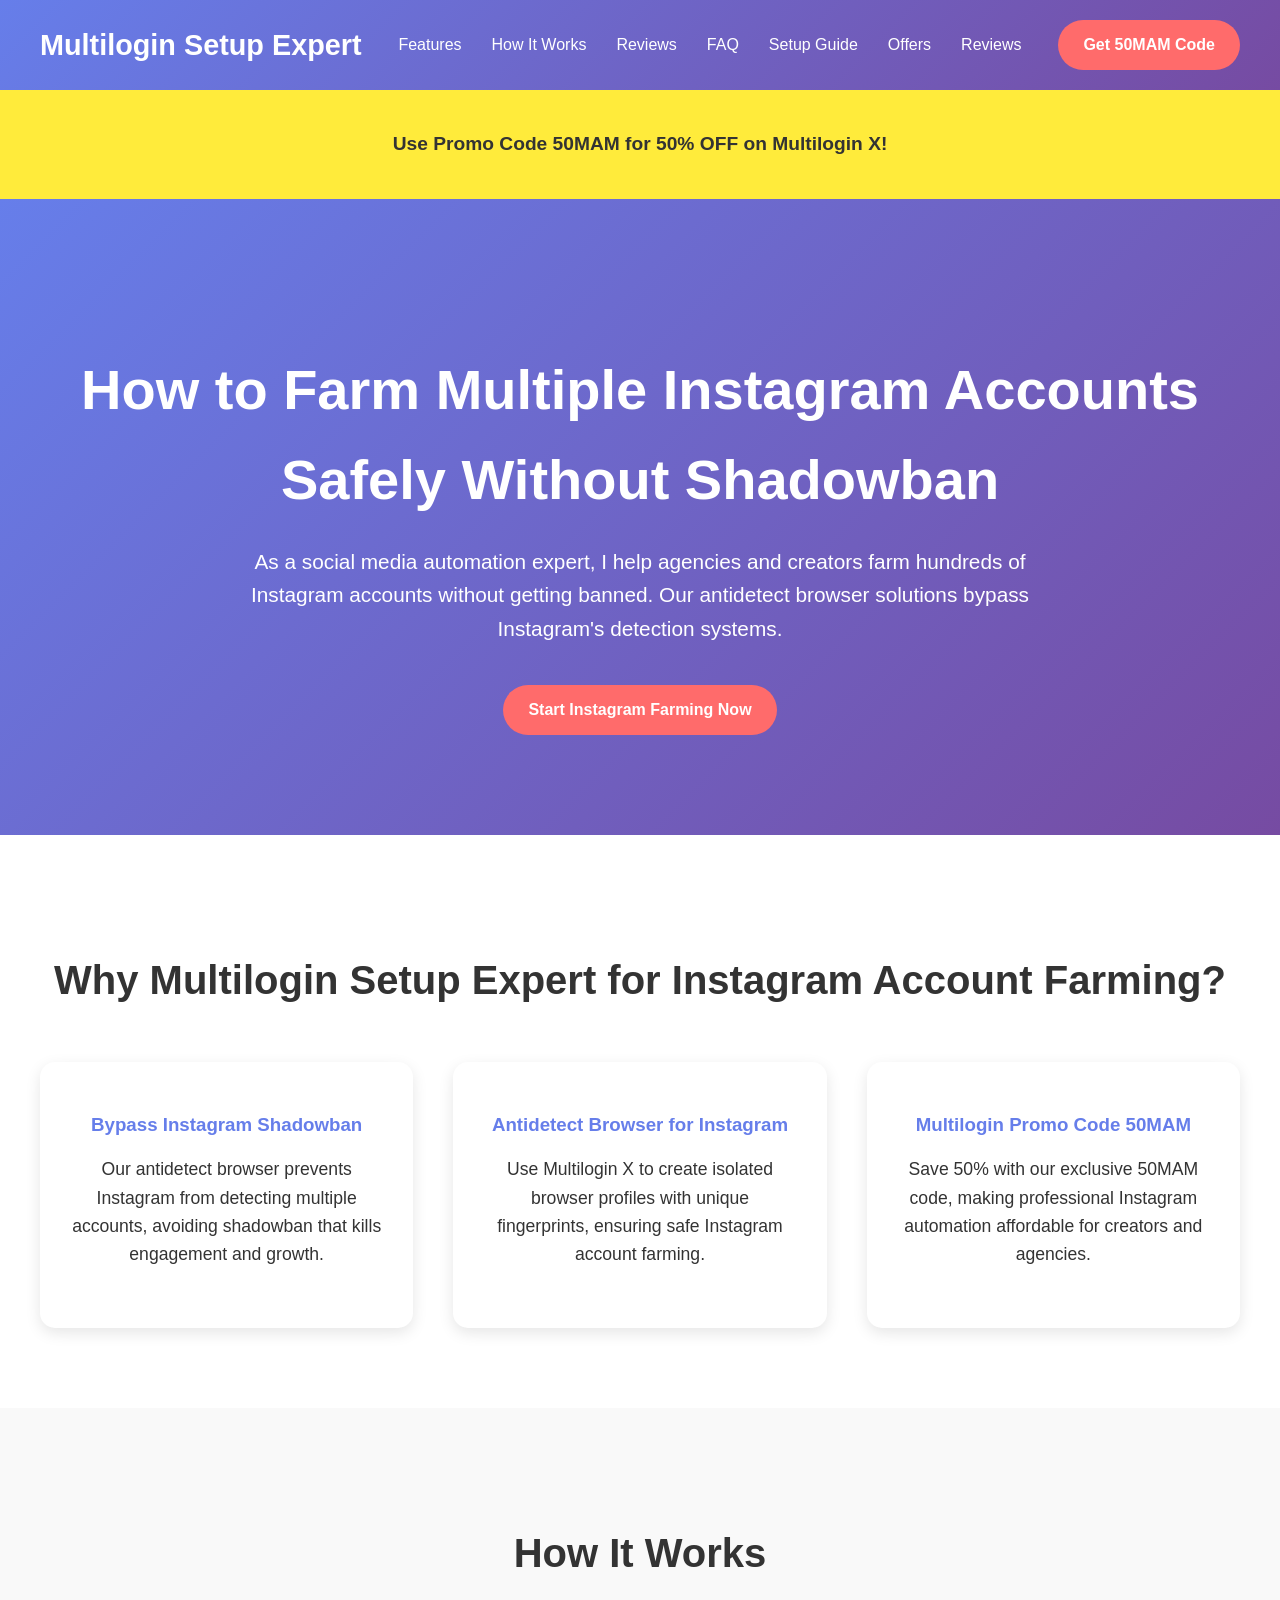
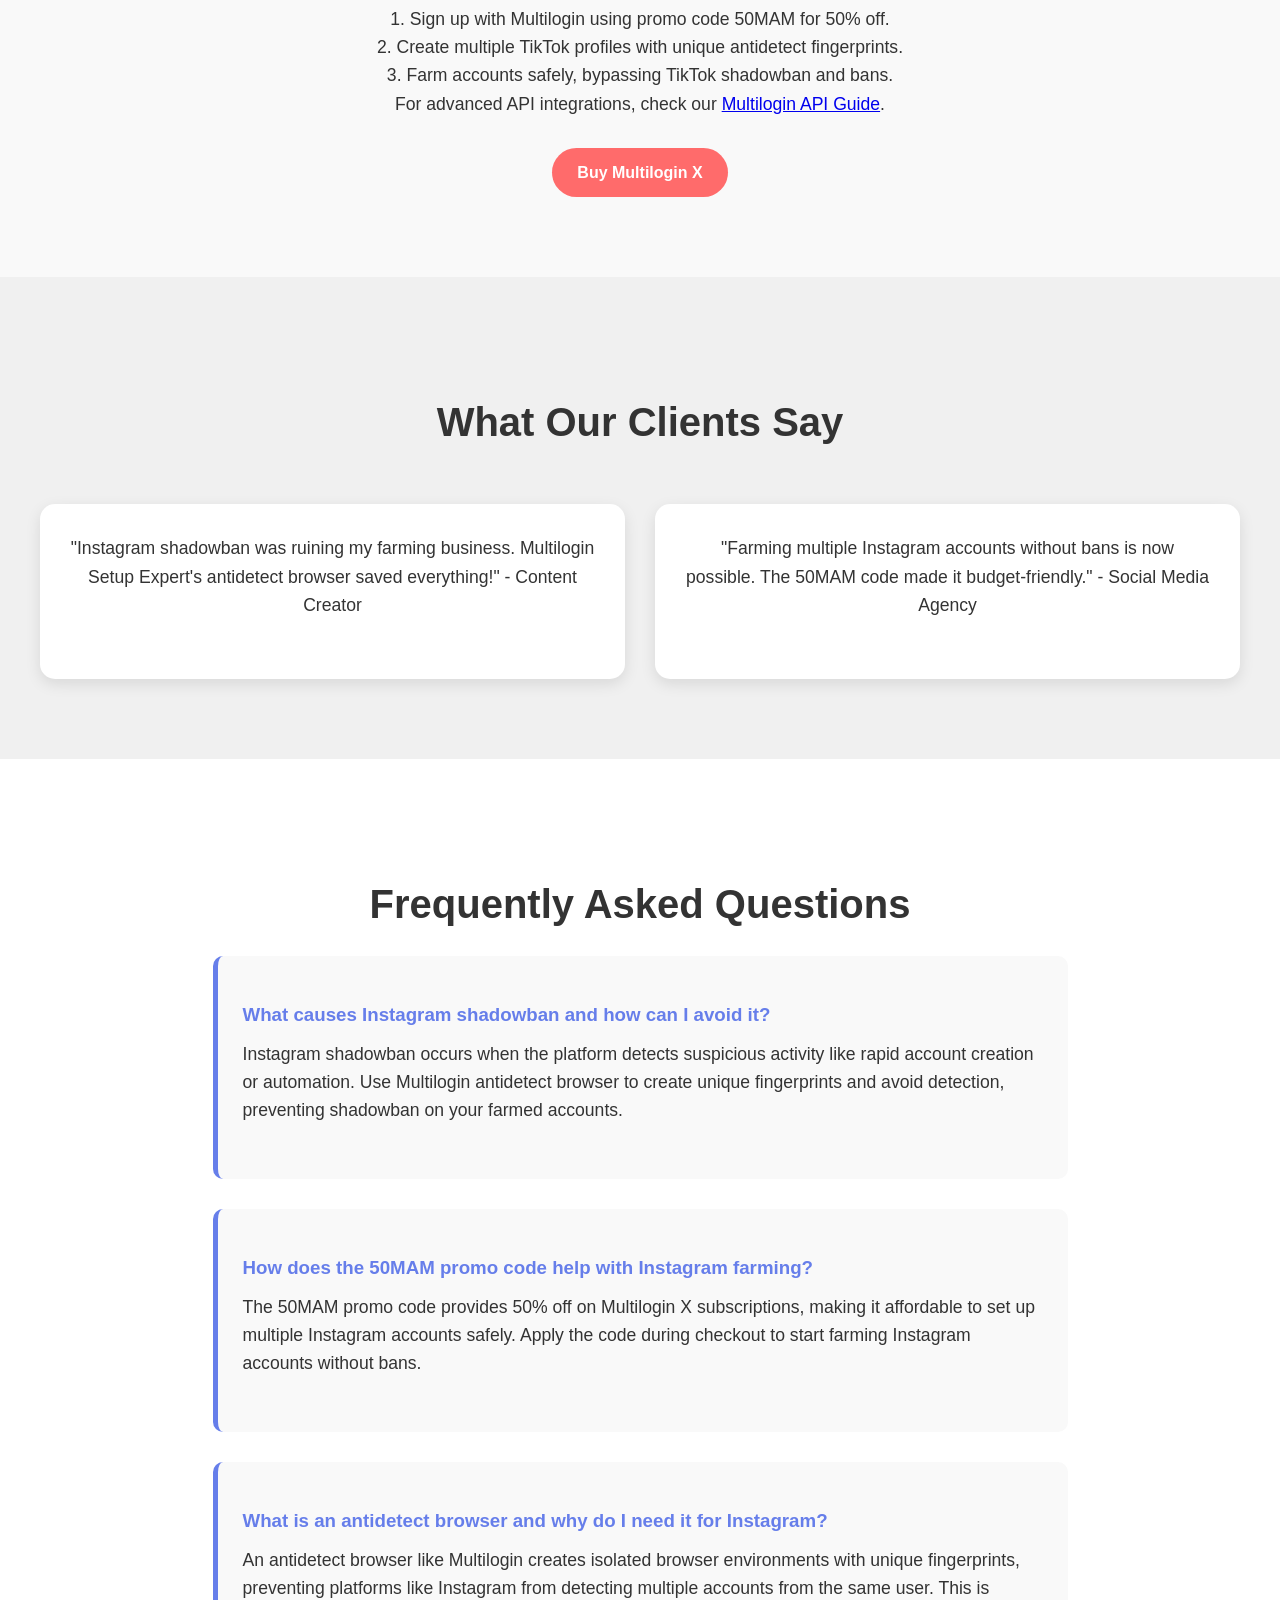
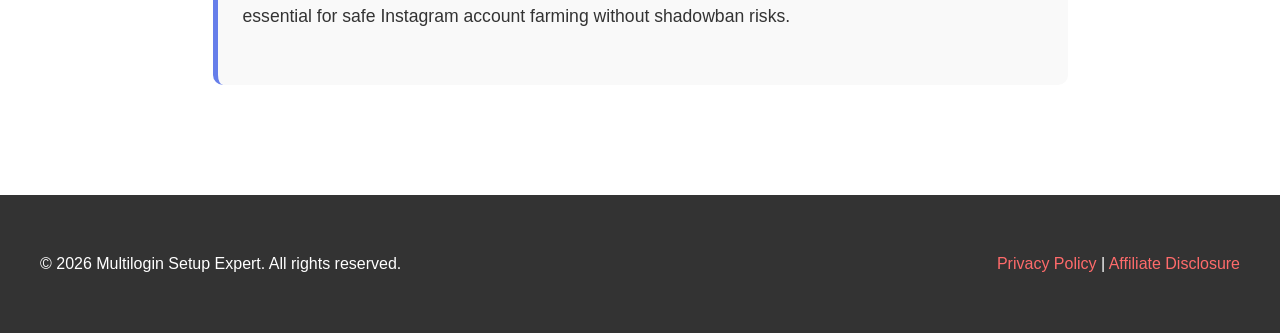
<file: index.html>
<!DOCTYPE html>
<html lang="en">
<head>
    <meta charset="UTF-8">
    <meta name="viewport" content="width=device-width, initial-scale=1.0">
    <title>How to Farm Multiple Instagram Accounts Safely (50MAM Code)</title>
    <meta name="description" content="Master Instagram account farming with Multilogin Setup Expert. Bypass Instagram shadowban and bans using antidetect browsers. Get 50% off with promo code 50MAM.">
    <meta name="keywords" content="Instagram account farming, bypass Instagram shadowban, antidetect browser for Instagram, Multilogin promo code 50MAM">
    <meta name="author" content="Multilogin Setup Expert">
    <link rel="canonical" href="https://multilogin-setup-guide.github.io/">
    <meta property="og:title" content="How to Farm Multiple Instagram Accounts Safely (50MAM Code)">
    <meta property="og:description" content="Master Instagram account farming with Multilogin Setup Expert. Bypass Instagram shadowban and bans using antidetect browsers. Get 50% off with promo code 50MAM.">
    <meta property="og:image" content="assets/images/multilogin-coupon-code-50mam-antidetect-browser.webp">
    <meta property="og:url" content="https://multilogin-setup-guide.github.io/">
    <meta name="robots" content="index, follow, max-snippet:-1, max-image-preview:large, max-video-preview:-1">
    <meta name="googlebot" content="index, follow">
    <meta name="bingbot" content="index, follow">
    <meta property="og:image:width" content="1200">
    <meta property="og:image:height" content="630">
    <meta property="og:type" content="website">
    <meta property="og:site_name" content="Multilogin Setup Expert">
    <meta name="twitter:site" content="@MultiloginExpert">
    <meta name="publisher" content="Multilogin Setup Expert">
    <link rel="alternate" type="application/rss+xml" title="Multilogin Setup Expert RSS" href="https://multilogin-setup-guide.github.io/rss.xml">
    <script type="application/ld+json">
    {
        "@context": "https://schema.org",
        "@type": "Organization",
        "name": "Multilogin Setup Expert",
        "url": "https://multilogin-setup-guide.github.io/",
        "logo": "https://multilogin-setup-guide.github.io/assets/images/multilogin-coupon-code-50mam-antidetect-browser.webp",
        "sameAs": [
            "https://twitter.com/MultiloginExpert",
            "https://www.linkedin.com/company/multilogin-setup-expert"
        ]
    }
    </script>
    <script type="application/ld+json">
    {
        "@context": "https://schema.org",
        "@type": "WebSite",
        "name": "Multilogin Setup Expert",
        "url": "https://multilogin-setup-guide.github.io/",
        "description": "Expert guide for Instagram account farming using Multilogin antidetect browser. Bypass shadowban safely with 50MAM promo code.",
        "publisher": {
            "@type": "Organization",
            "name": "Multilogin Setup Expert"
        },
        "potentialAction": {
            "@type": "SearchAction",
            "target": "https://multilogin-setup-guide.github.io/search?q={search_term_string}",
            "query-input": "required name=search_term_string"
        }
    }
    </script>
    <link rel="stylesheet" href="assets/styles.css">
    <script type="application/ld+json">
    {
        "@context": "https://schema.org",
        "@type": "FAQPage",
        "mainEntity": [
            {
                "@type": "Question",
                "name": "What causes Instagram shadowban and how can I avoid it?",
                "acceptedAnswer": {
                    "@type": "Answer",
                    "text": "Instagram shadowban occurs when the platform detects suspicious activity like rapid account creation or automation. Use Multilogin antidetect browser to create unique fingerprints and avoid detection, preventing shadowban on your farmed accounts."
                }
            },
            {
                "@type": "Question",
                "name": "How does the 50MAM promo code help with Instagram farming?",
                "acceptedAnswer": {
                    "@type": "Answer",
                    "text": "The 50MAM promo code provides 50% off on Multilogin X subscriptions, making it affordable to set up multiple Instagram accounts safely. Apply the code during checkout to start farming Instagram accounts without bans."
                }
            },
            {
                "@type": "Question",
                "name": "What is an antidetect browser and why do I need it for Instagram?",
                "acceptedAnswer": {
                    "@type": "Answer",
                    "text": "An antidetect browser like Multilogin creates isolated browser environments with unique fingerprints, preventing platforms like Instagram from detecting multiple accounts from the same user. This is essential for safe Instagram account farming without shadowban risks."
                }
            }
        ]
    }
    </script>
</head>
<body>
    <header>
        <div class="container">
            <a href="/" class="logo">Multilogin Setup Expert</a>
            <nav>
                <ul>
                    <li><a href="#features">Features</a></li>
                    <li><a href="#how-it-works">How It Works</a></li>
                    <li><a href="#testimonials">Reviews</a></li>
                    <li><a href="#faq">FAQ</a></li>
                    <li><a href="setup/">Setup Guide</a></li>
                    <li><a href="offers/">Offers</a></li>
                    <li><a href="review/">Reviews</a></li>
                </ul>
            </nav>
            <a href="https://multilogin.com/multiple-accounting/create-multiple-Instagram-accounts/?utm_source=MAM&utm_medium=partner&a_aid=MAM&a_bid=a9c87fbc" target="_blank" rel="noopener noreferrer sponsored" class="cta-button">Get 50MAM Code</a>
        </div>
    </header>

    <section class="promo-banner">
        <div class="container">
            <p>Use Promo Code <strong>50MAM</strong> for 50% OFF on Multilogin X!</p>
        </div>
    </section>

    <section class="hero">
        <div class="container">
            <h1>How to Farm Multiple Instagram Accounts Safely Without Shadowban</h1>
            <p>As a social media automation expert, I help agencies and creators farm hundreds of Instagram accounts without getting banned. Our antidetect browser solutions bypass Instagram's detection systems.</p>
            <img src="assets/images/multilogin-coupon-code-50mam-antidetect-browser.webp" alt="Multilogin antidetect browser for safe Instagram account farming with 50MAM promo code" style="display: none;" loading="lazy">
            <a href="https://multilogin.com/multiple-accounting/create-multiple-Instagram-accounts/?utm_source=MAM&utm_medium=partner&a_aid=MAM&a_bid=a9c87fbc" target="_blank" rel="noopener noreferrer sponsored" class="cta-button">Start Instagram Farming Now</a>
        </div>
    </section>

    <section id="features" class="section features">
        <div class="container">
            <h2>Why Multilogin Setup Expert for Instagram Account Farming?</h2>
            <div class="feature-grid">
                <div class="feature-card">
                    <h3>Bypass Instagram Shadowban</h3>
                    <p>Our antidetect browser prevents Instagram from detecting multiple accounts, avoiding shadowban that kills engagement and growth.</p>
                </div>
                <div class="feature-card">
                    <h3>Antidetect Browser for Instagram</h3>
                    <p>Use Multilogin X to create isolated browser profiles with unique fingerprints, ensuring safe Instagram account farming.</p>
                </div>
                <div class="feature-card">
                    <h3>Multilogin Promo Code 50MAM</h3>
                    <p>Save 50% with our exclusive 50MAM code, making professional Instagram automation affordable for creators and agencies.</p>
                </div>
            </div>
        </div>
    </section>

    <section id="how-it-works" class="section">
        <div class="container">
            <h2>How It Works</h2>
            <p>1. Sign up with Multilogin using promo code 50MAM for 50% off.<br>
            2. Create multiple TikTok profiles with unique antidetect fingerprints.<br>
            3. Farm accounts safely, bypassing TikTok shadowban and bans.<br>
            For advanced API integrations, check our <a href="https://dev-multilogin-api.github.io" target="_blank">Multilogin API Guide</a>.</p>
            <a href="https://multilogin.com/multiple-accounting/create-multiple-tiktok-accounts/?utm_source=MAM&utm_medium=partner&a_aid=MAM&a_bid=1afcb9d4" target="_blank" rel="noopener noreferrer sponsored" class="cta-button">Buy Multilogin X</a>
        </div>
    </section>

    <section id="testimonials" class="section testimonials">
        <div class="container">
            <h2>What Our Clients Say</h2>
            <div class="testimonial-grid">
                <div class="testimonial">
                    <p>"Instagram shadowban was ruining my farming business. Multilogin Setup Expert's antidetect browser saved everything!" - Content Creator</p>
                </div>
                <div class="testimonial">
                    <p>"Farming multiple Instagram accounts without bans is now possible. The 50MAM code made it budget-friendly." - Social Media Agency</p>
                </div>
            </div>
        </div>
    </section>

    <section id="faq" class="section faq">
        <div class="container">
            <h2>Frequently Asked Questions</h2>
            <div class="faq-item">
                <h3>What causes Instagram shadowban and how can I avoid it?</h3>
                <p>Instagram shadowban occurs when the platform detects suspicious activity like rapid account creation or automation. Use Multilogin antidetect browser to create unique fingerprints and avoid detection, preventing shadowban on your farmed accounts.</p>
            </div>
            <div class="faq-item">
                <h3>How does the 50MAM promo code help with Instagram farming?</h3>
                <p>The 50MAM promo code provides 50% off on Multilogin X subscriptions, making it affordable to set up multiple Instagram accounts safely. Apply the code during checkout to start farming Instagram accounts without bans.</p>
            </div>
            <div class="faq-item">
                <h3>What is an antidetect browser and why do I need it for Instagram?</h3>
                <p>An antidetect browser like Multilogin creates isolated browser environments with unique fingerprints, preventing platforms like Instagram from detecting multiple accounts from the same user. This is essential for safe Instagram account farming without shadowban risks.</p>
            </div>
        </div>
    </section>

    <footer>
        <div class="container">
            <p>&copy; 2026 Multilogin Setup Expert. All rights reserved.</p>
            <div>
                <a href="privacy/">Privacy Policy</a> |
                <a href="disclosure/">Affiliate Disclosure</a>
            </div>
        </div>
    </footer>

    <script src="assets/site.js"></script>
</body>
</html>
</file>
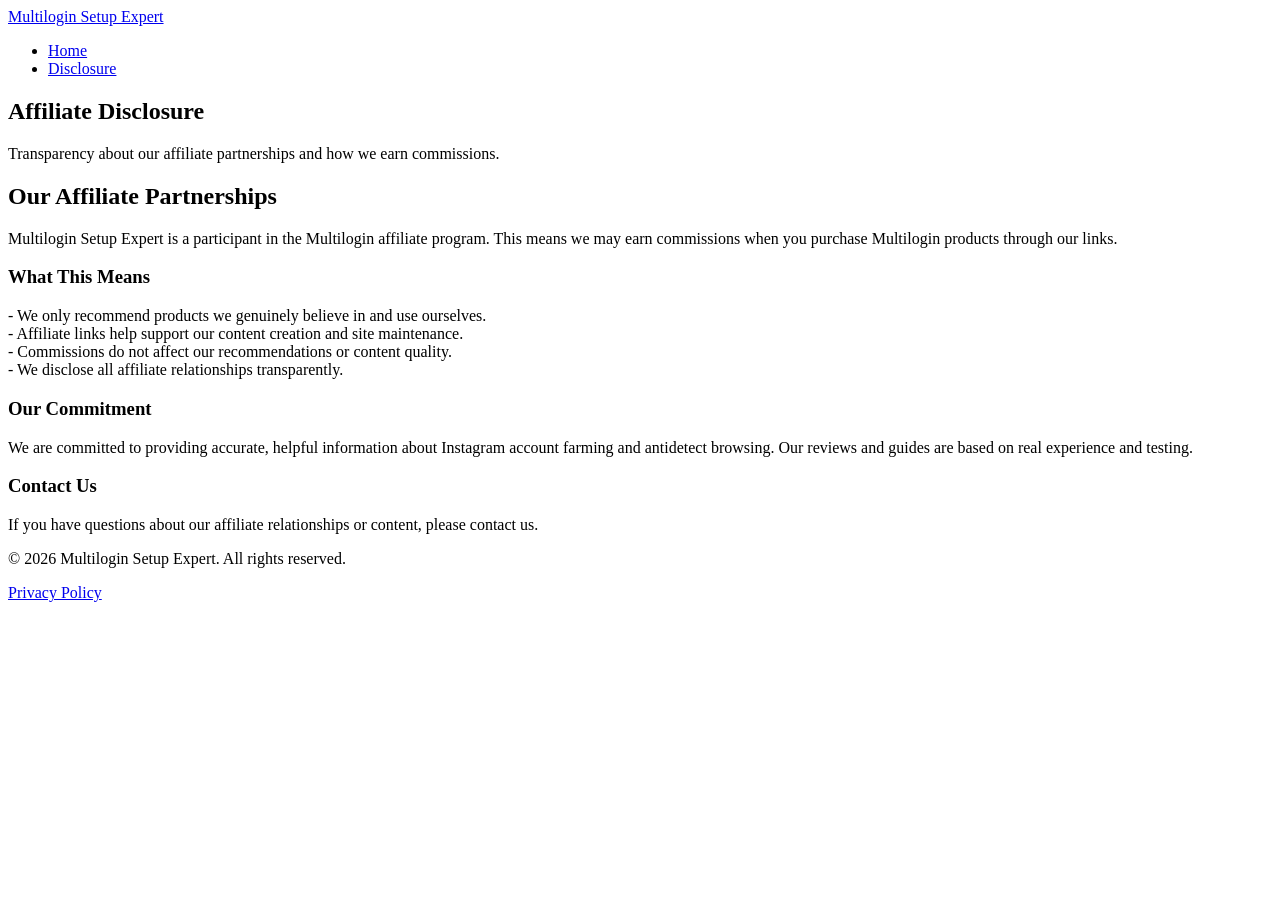
<file: disclosure/index.html>
<!DOCTYPE html>
<html lang="en">
<head>
    <meta charset="UTF-8">
    <meta name="viewport" content="width=device-width, initial-scale=1.0">
    <title>Affiliate Disclosure - Multilogin Setup Expert</title>
    <meta name="robots" content="index, follow, max-snippet:-1, max-image-preview:large">
    <meta property="og:title" content="Affiliate Disclosure - Multilogin Setup Expert">
    <meta property="og:description" content="Affiliate disclosure for Multilogin Setup Expert. Learn about our affiliate partnerships and how we earn commissions.">
    <meta property="og:url" content="https://multilogin-setup-guide.github.io/disclosure/">
    <meta property="og:type" content="article">
    <meta name="twitter:card" content="summary">
    <link rel="canonical" href="https://multilogin-setup-guide.github.io/disclosure/">
    <script type="application/ld+json">
    {
        "@context": "https://schema.org",
        "@type": "Article",
        "headline": "Affiliate Disclosure - Multilogin Setup Expert",
        "description": "Affiliate disclosure for Multilogin Setup Expert. Learn about our affiliate partnerships and how we earn commissions.",
        "author": {
            "@type": "Organization",
            "name": "Multilogin Setup Expert"
        },
        "datePublished": "2026-05-02"
    }
    </script>
</head>
<body>
    <header>
        <div class="container">
            <a href="/" class="logo">Multilogin Setup Expert</a>
            <nav>
                <ul>
                    <li><a href="/">Home</a></li>
                    <li><a href="#disclosure">Disclosure</a></li>
                </ul>
            </nav>
        </div>
    </header>

    <section class="hero">
        <div class="container">
            <h1>Affiliate Disclosure</h1>
            <p>Transparency about our affiliate partnerships and how we earn commissions.</p>
        </div>
    </section>

    <section id="disclosure" class="section">
        <div class="container">
            <h2>Our Affiliate Partnerships</h2>
            <p>Multilogin Setup Expert is a participant in the Multilogin affiliate program. This means we may earn commissions when you purchase Multilogin products through our links.</p>
            
            <h3>What This Means</h3>
            <p>- We only recommend products we genuinely believe in and use ourselves.<br>
            - Affiliate links help support our content creation and site maintenance.<br>
            - Commissions do not affect our recommendations or content quality.<br>
            - We disclose all affiliate relationships transparently.</p>
            
            <h3>Our Commitment</h3>
            <p>We are committed to providing accurate, helpful information about Instagram account farming and antidetect browsing. Our reviews and guides are based on real experience and testing.</p>
            
            <h3>Contact Us</h3>
            <p>If you have questions about our affiliate relationships or content, please contact us.</p>
        </div>
    </section>

    <footer>
        <div class="container">
            <p>&copy; 2026 Multilogin Setup Expert. All rights reserved.</p>
            <div>
                <a href="../privacy/">Privacy Policy</a>
            </div>
        </div>
    </footer>

    <script src="../assets/site.js"></script>
</body>
</html>
</file>
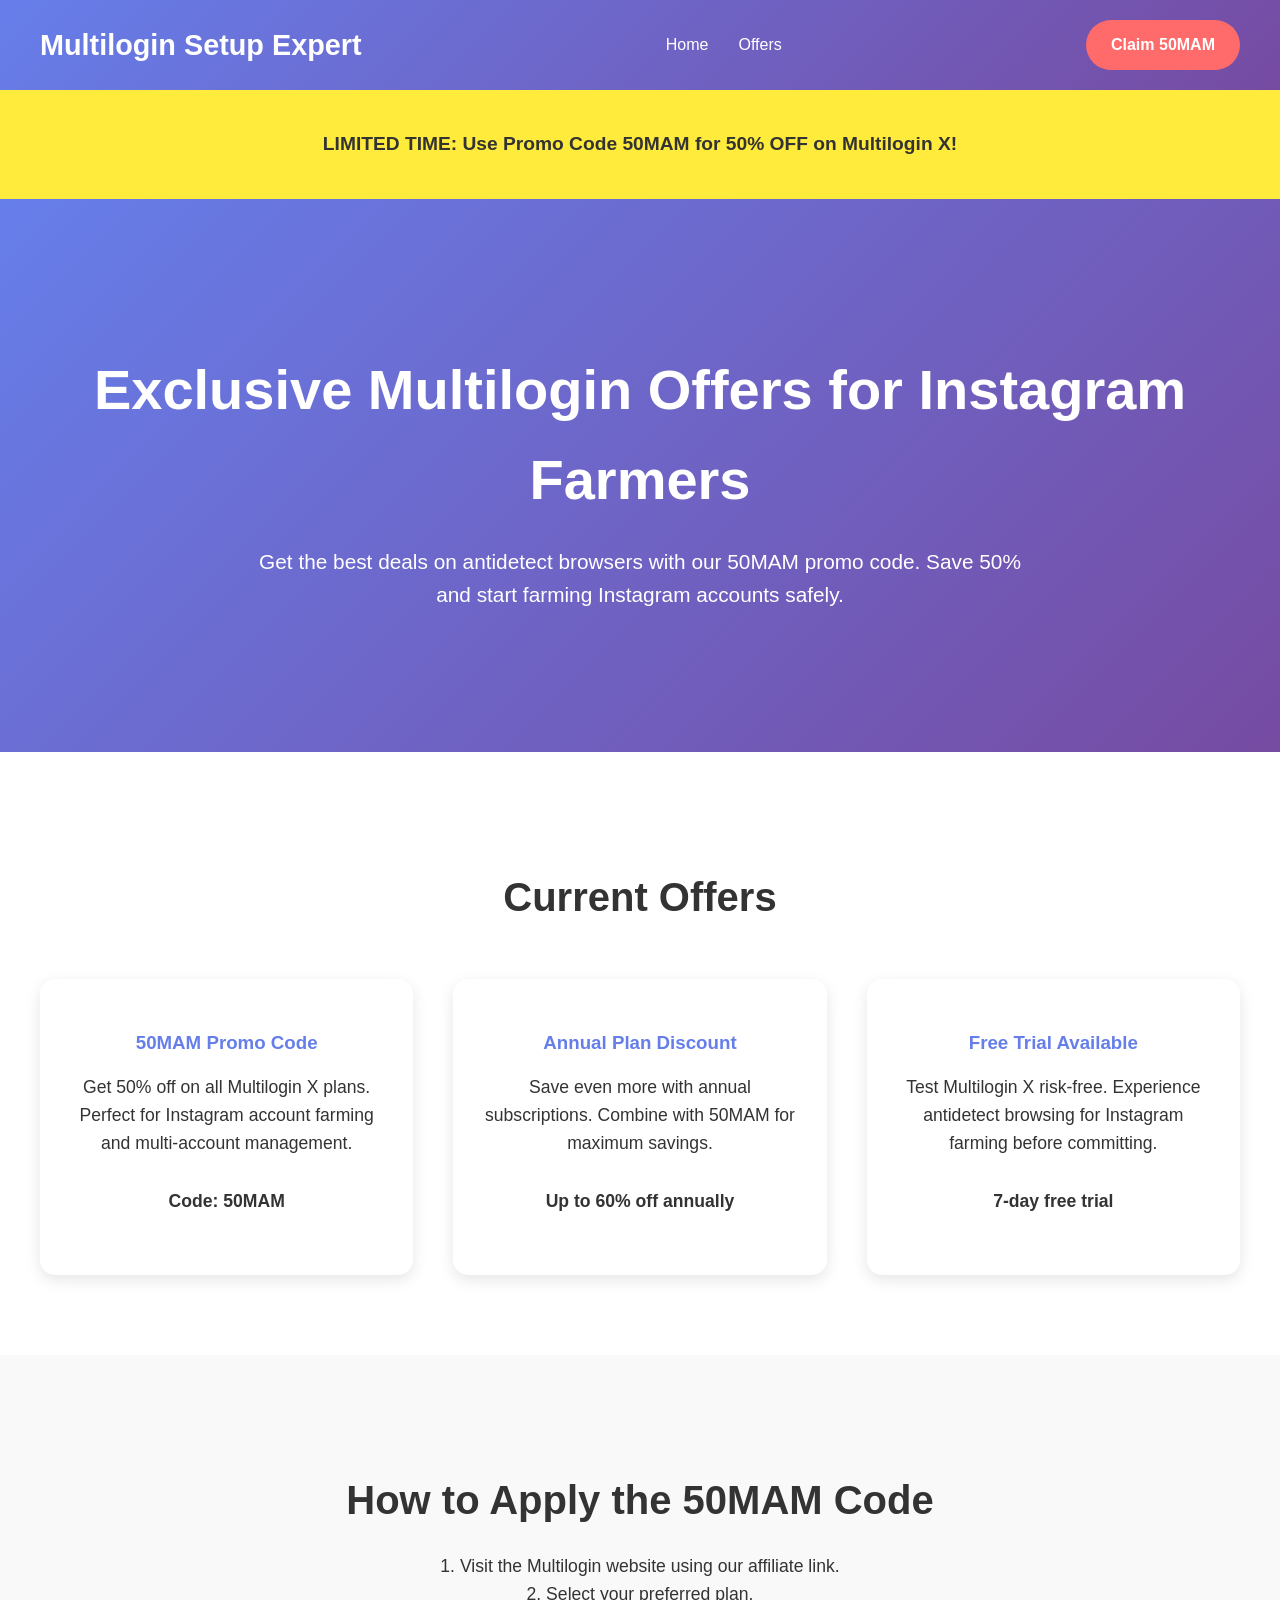
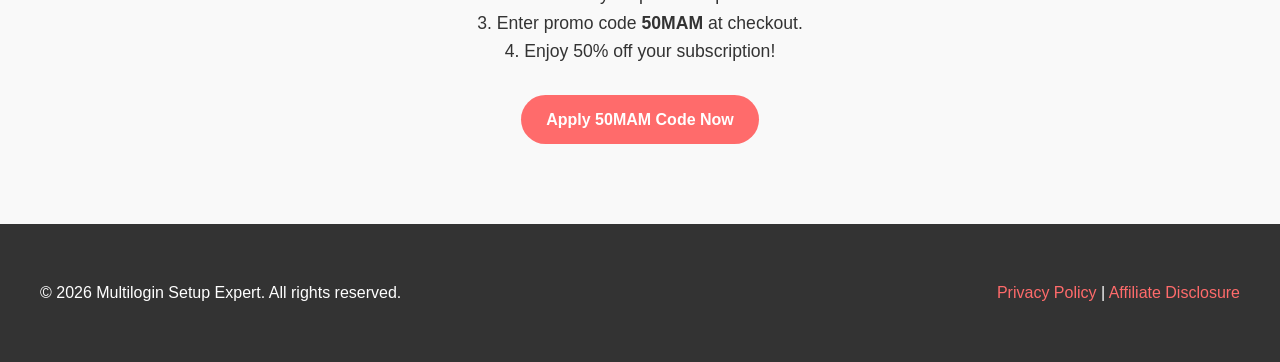
<file: offers/index.html>
<!DOCTYPE html>
<html lang="en">
<head>
    <meta charset="UTF-8">
    <meta name="viewport" content="width=device-width, initial-scale=1.0">
    <title>Multilogin Offers & Discounts - 50MAM Promo Code for Instagram Farming</title>
    <meta name="robots" content="index, follow, max-snippet:-1, max-image-preview:large">
    <meta property="og:title" content="Multilogin Offers & Discounts - 50MAM Promo Code for Instagram Farming">
    <meta property="og:description" content="Exclusive Multilogin offers and the 50MAM promo code for 50% off. Perfect for Instagram account farming and antidetect browsing.">
    <meta property="og:image" content="https://multilogin-setup-guide.github.io/assets/images/multilogin-coupon-code-50mam-antidetect-browser.webp">
    <meta property="og:url" content="https://multilogin-setup-guide.github.io/offers/">
    <meta property="og:type" content="article">
    <meta name="twitter:card" content="summary_large_image">
    <link rel="canonical" href="https://multilogin-setup-guide.github.io/offers/">
    <link rel="stylesheet" href="../assets/styles.css">
    <script type="application/ld+json">
    {
        "@context": "https://schema.org",
        "@type": "Offer",
        "name": "50MAM Promo Code - 50% Off Multilogin X",
        "description": "Get 50% off on Multilogin X with promo code 50MAM. Perfect for Instagram account farming and antidetect browsing.",
        "price": "50",
        "priceCurrency": "USD",
        "availability": "https://schema.org/InStock",
        "seller": {
            "@type": "Organization",
            "name": "Multilogin"
        }
    }
    </script>
</head>
<body>
    <header>
        <div class="container">
            <a href="/" class="logo">Multilogin Setup Expert</a>
            <nav>
                <ul>
                    <li><a href="/">Home</a></li>
                    <li><a href="#offers">Offers</a></li>
                </ul>
            </nav>
            <a href="https://multilogin.com/multiple-accounting/create-multiple-Instagram-accounts/?utm_source=MAM&utm_medium=partner&a_aid=MAM&a_bid=a9c87fbc" target="_blank" rel="noopener noreferrer sponsored" class="cta-button">Claim 50MAM</a>
        </div>
    </header>

    <section class="promo-banner">
        <div class="container">
            <p><strong>LIMITED TIME:</strong> Use Promo Code <strong>50MAM</strong> for 50% OFF on Multilogin X!</p>
        </div>
    </section>

    <section class="hero">
        <div class="container">
            <h1>Exclusive Multilogin Offers for Instagram Farmers</h1>
            <p>Get the best deals on antidetect browsers with our 50MAM promo code. Save 50% and start farming Instagram accounts safely.</p>
        </div>
    </section>

    <section id="offers" class="section features">
        <div class="container">
            <h2>Current Offers</h2>
            <div class="feature-grid">
                <div class="feature-card">
                    <h3>50MAM Promo Code</h3>
                    <p>Get 50% off on all Multilogin X plans. Perfect for Instagram account farming and multi-account management.</p>
                    <p><strong>Code: 50MAM</strong></p>
                </div>
                <div class="feature-card">
                    <h3>Annual Plan Discount</h3>
                    <p>Save even more with annual subscriptions. Combine with 50MAM for maximum savings.</p>
                    <p><strong>Up to 60% off annually</strong></p>
                </div>
                <div class="feature-card">
                    <h3>Free Trial Available</h3>
                    <p>Test Multilogin X risk-free. Experience antidetect browsing for Instagram farming before committing.</p>
                    <p><strong>7-day free trial</strong></p>
                </div>
            </div>
        </div>
    </section>

    <section class="section">
        <div class="container">
            <h2>How to Apply the 50MAM Code</h2>
            <p>1. Visit the Multilogin website using our affiliate link.<br>
            2. Select your preferred plan.<br>
            3. Enter promo code <strong>50MAM</strong> at checkout.<br>
            4. Enjoy 50% off your subscription!</p>
            <a href="https://multilogin.com/multiple-accounting/create-multiple-Instagram-accounts/?utm_source=MAM&utm_medium=partner&a_aid=MAM&a_bid=a9c87fbc" target="_blank" rel="noopener noreferrer sponsored" class="cta-button">Apply 50MAM Code Now</a>
        </div>
    </section>

    <footer>
        <div class="container">
            <p>&copy; 2026 Multilogin Setup Expert. All rights reserved.</p>
            <div>
                <a href="../privacy/">Privacy Policy</a> |
                <a href="../disclosure/">Affiliate Disclosure</a>
            </div>
        </div>
    </footer>

    <script src="../assets/site.js"></script>
</body>
</html>
</file>
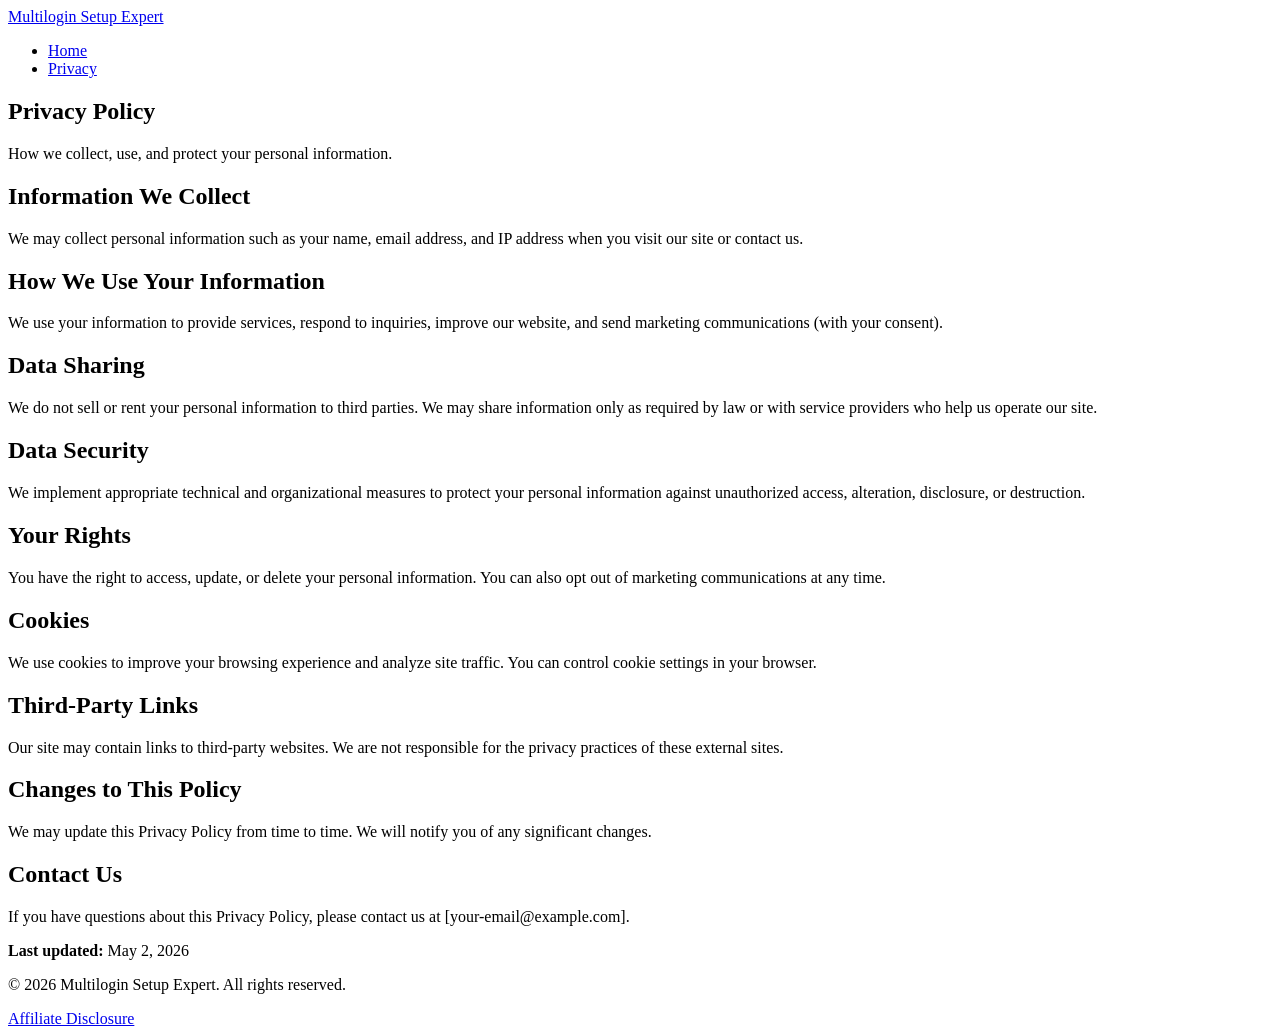
<file: privacy/index.html>
<!DOCTYPE html>
<html lang="en">
<head>
    <meta charset="UTF-8">
    <meta name="viewport" content="width=device-width, initial-scale=1.0">
    <title>Privacy Policy - Multilogin Setup Expert</title>
    <meta name="robots" content="index, follow, max-snippet:-1, max-image-preview:large">
    <meta property="og:title" content="Privacy Policy - Multilogin Setup Expert">
    <meta property="og:description" content="Privacy Policy for Multilogin Setup Expert. Learn how we collect, use, and protect your personal information.">
    <meta property="og:url" content="https://multilogin-setup-guide.github.io/privacy/">
    <meta property="og:type" content="article">
    <meta name="twitter:card" content="summary">
    <link rel="canonical" href="https://multilogin-setup-guide.github.io/privacy/">
    <script type="application/ld+json">
    {
        "@context": "https://schema.org",
        "@type": "WebPage",
        "name": "Privacy Policy - Multilogin Setup Expert",
        "description": "Privacy Policy for Multilogin Setup Expert. Learn how we collect, use, and protect your personal information.",
        "publisher": {
            "@type": "Organization",
            "name": "Multilogin Setup Expert"
        }
    }
    </script>
</head>
<body>
    <header>
        <div class="container">
            <a href="/" class="logo">Multilogin Setup Expert</a>
            <nav>
                <ul>
                    <li><a href="/">Home</a></li>
                    <li><a href="#privacy">Privacy</a></li>
                </ul>
            </nav>
        </div>
    </header>

    <section class="hero">
        <div class="container">
            <h1>Privacy Policy</h1>
            <p>How we collect, use, and protect your personal information.</p>
        </div>
    </section>

    <section id="privacy" class="section">
        <div class="container">
            <h2>Information We Collect</h2>
            <p>We may collect personal information such as your name, email address, and IP address when you visit our site or contact us.</p>
            
            <h2>How We Use Your Information</h2>
            <p>We use your information to provide services, respond to inquiries, improve our website, and send marketing communications (with your consent).</p>
            
            <h2>Data Sharing</h2>
            <p>We do not sell or rent your personal information to third parties. We may share information only as required by law or with service providers who help us operate our site.</p>
            
            <h2>Data Security</h2>
            <p>We implement appropriate technical and organizational measures to protect your personal information against unauthorized access, alteration, disclosure, or destruction.</p>
            
            <h2>Your Rights</h2>
            <p>You have the right to access, update, or delete your personal information. You can also opt out of marketing communications at any time.</p>
            
            <h2>Cookies</h2>
            <p>We use cookies to improve your browsing experience and analyze site traffic. You can control cookie settings in your browser.</p>
            
            <h2>Third-Party Links</h2>
            <p>Our site may contain links to third-party websites. We are not responsible for the privacy practices of these external sites.</p>
            
            <h2>Changes to This Policy</h2>
            <p>We may update this Privacy Policy from time to time. We will notify you of any significant changes.</p>
            
            <h2>Contact Us</h2>
            <p>If you have questions about this Privacy Policy, please contact us at [your-email@example.com].</p>
            
            <p><strong>Last updated:</strong> May 2, 2026</p>
        </div>
    </section>

    <footer>
        <div class="container">
            <p>&copy; 2026 Multilogin Setup Expert. All rights reserved.</p>
            <div>
                <a href="../disclosure/">Affiliate Disclosure</a>
            </div>
        </div>
    </footer>

    <script src="../assets/site.js"></script>
</body>
</html>
</file>
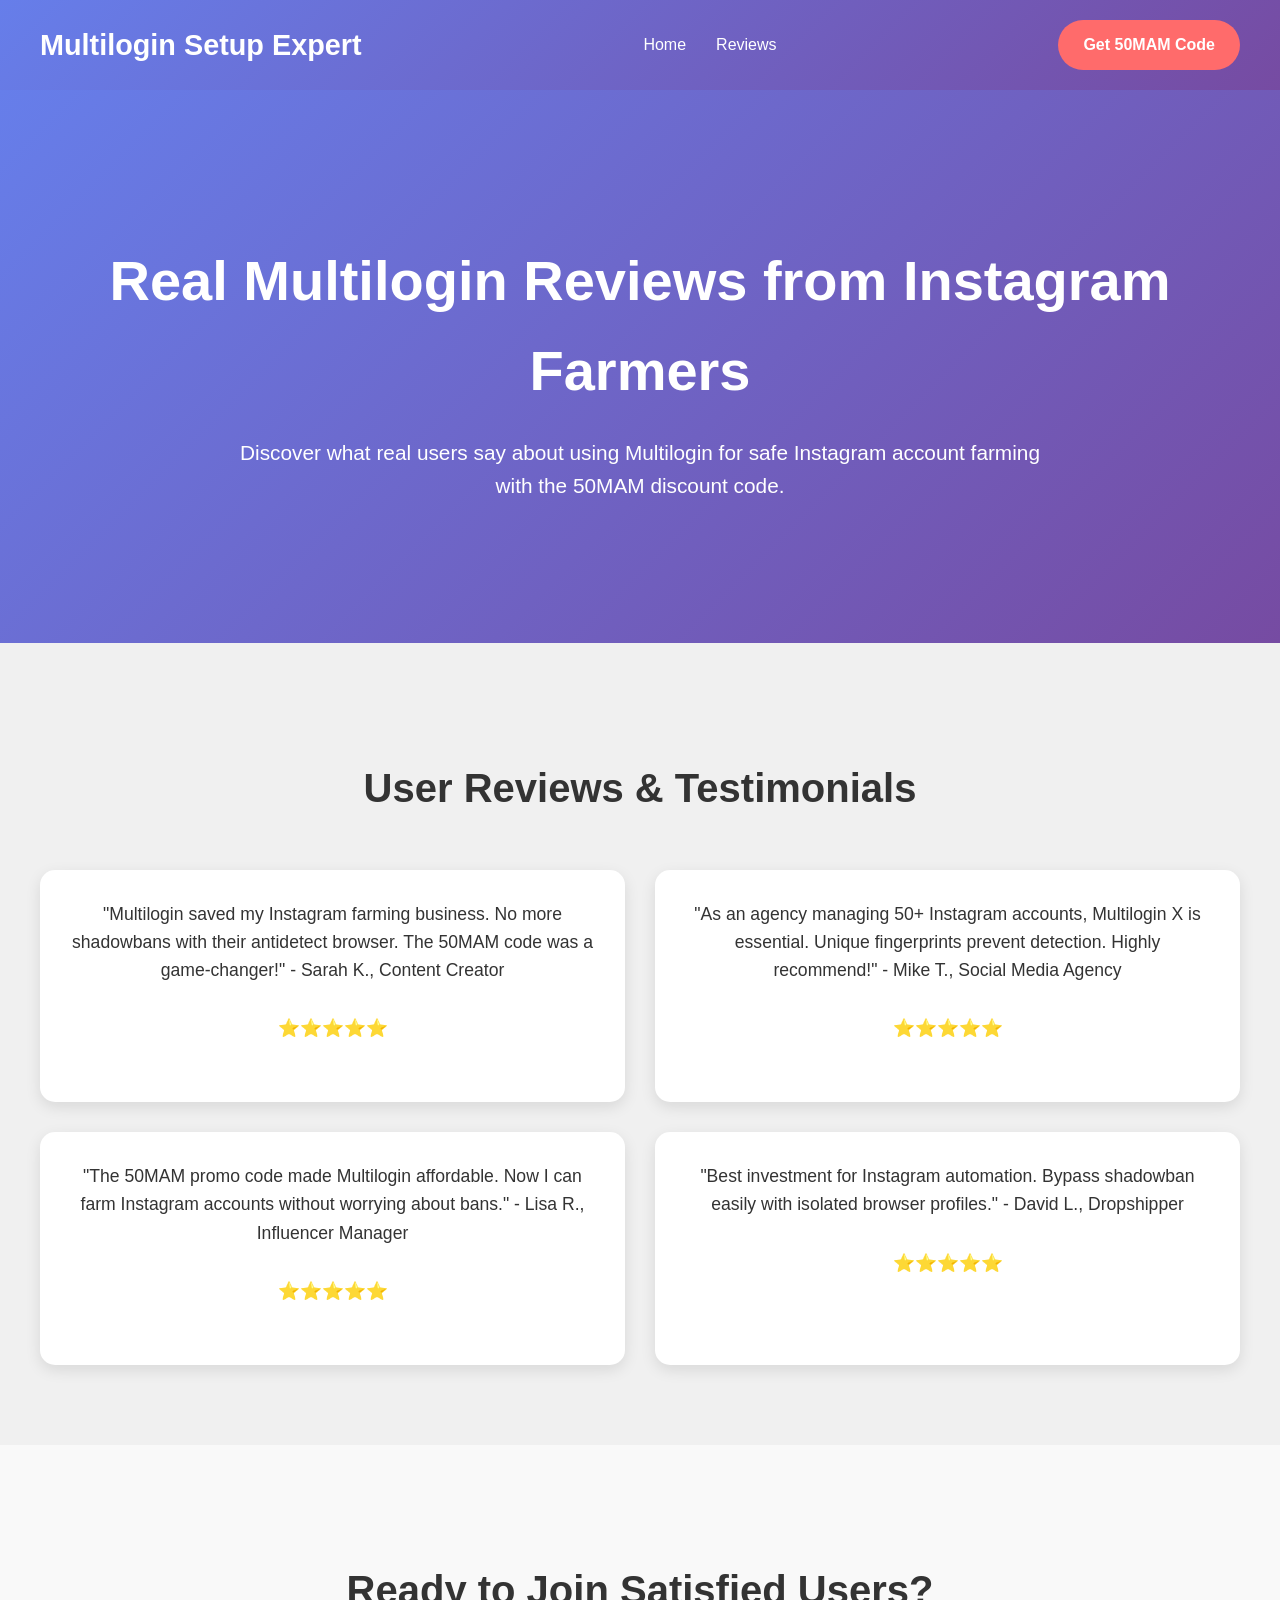
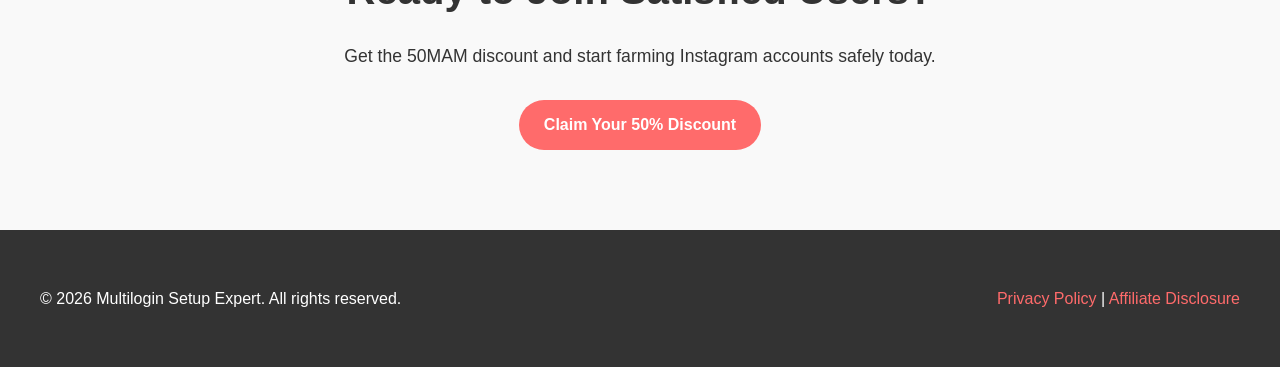
<file: review/index.html>
<!DOCTYPE html>
<html lang="en">
<head>
    <meta charset="UTF-8">
    <meta name="viewport" content="width=device-width, initial-scale=1.0">
    <title>Multilogin Reviews - Real User Experiences with Instagram Farming</title>
    <meta name="robots" content="index, follow, max-snippet:-1, max-image-preview:large">
    <meta property="og:title" content="Multilogin Reviews - Real User Experiences with Instagram Farming">
    <meta property="og:description" content="Read real Multilogin reviews from users farming Instagram accounts safely. See how the 50MAM promo code helps bypass shadowban.">
    <meta property="og:image" content="https://multilogin-setup-guide.github.io/assets/images/multilogin-coupon-code-50mam-antidetect-browser.webp">
    <meta property="og:url" content="https://multilogin-setup-guide.github.io/review/">
    <meta property="og:type" content="article">
    <meta name="twitter:card" content="summary_large_image">
    <link rel="canonical" href="https://multilogin-setup-guide.github.io/review/">
    <link rel="stylesheet" href="../assets/styles.css">
    <script type="application/ld+json">
    {
        "@context": "https://schema.org",
        "@type": "Article",
        "headline": "Multilogin Reviews - Real User Experiences with Instagram Farming",
        "description": "Read real Multilogin reviews from users farming Instagram accounts safely. See how the 50MAM promo code helps bypass shadowban.",
        "author": {
            "@type": "Organization",
            "name": "Multilogin Setup Expert"
        },
        "publisher": {
            "@type": "Organization",
            "name": "Multilogin Setup Expert"
        },
        "datePublished": "2026-05-02",
        "dateModified": "2026-05-02"
    }
    </script>
</head>
<body>
    <header>
        <div class="container">
            <a href="/" class="logo">Multilogin Setup Expert</a>
            <nav>
                <ul>
                    <li><a href="/">Home</a></li>
                    <li><a href="#reviews">Reviews</a></li>
                </ul>
            </nav>
            <a href="https://multilogin.com/multiple-accounting/create-multiple-Instagram-accounts/?utm_source=MAM&utm_medium=partner&a_aid=MAM&a_bid=a9c87fbc" target="_blank" rel="noopener noreferrer sponsored" class="cta-button">Get 50MAM Code</a>
        </div>
    </header>

    <section class="hero">
        <div class="container">
            <h1>Real Multilogin Reviews from Instagram Farmers</h1>
            <p>Discover what real users say about using Multilogin for safe Instagram account farming with the 50MAM discount code.</p>
        </div>
    </section>

    <section id="reviews" class="section testimonials">
        <div class="container">
            <h2>User Reviews & Testimonials</h2>
            <div class="testimonial-grid">
                <div class="testimonial">
                    <p>"Multilogin saved my Instagram farming business. No more shadowbans with their antidetect browser. The 50MAM code was a game-changer!" - Sarah K., Content Creator</p>
                    <p>⭐⭐⭐⭐⭐</p>
                </div>
                <div class="testimonial">
                    <p>"As an agency managing 50+ Instagram accounts, Multilogin X is essential. Unique fingerprints prevent detection. Highly recommend!" - Mike T., Social Media Agency</p>
                    <p>⭐⭐⭐⭐⭐</p>
                </div>
                <div class="testimonial">
                    <p>"The 50MAM promo code made Multilogin affordable. Now I can farm Instagram accounts without worrying about bans." - Lisa R., Influencer Manager</p>
                    <p>⭐⭐⭐⭐⭐</p>
                </div>
                <div class="testimonial">
                    <p>"Best investment for Instagram automation. Bypass shadowban easily with isolated browser profiles." - David L., Dropshipper</p>
                    <p>⭐⭐⭐⭐⭐</p>
                </div>
            </div>
        </div>
    </section>

    <section class="section">
        <div class="container">
            <h2>Ready to Join Satisfied Users?</h2>
            <p>Get the 50MAM discount and start farming Instagram accounts safely today.</p>
            <a href="https://multilogin.com/multiple-accounting/create-multiple-Instagram-accounts/?utm_source=MAM&utm_medium=partner&a_aid=MAM&a_bid=a9c87fbc" target="_blank" rel="noopener noreferrer sponsored" class="cta-button">Claim Your 50% Discount</a>
        </div>
    </section>

    <footer>
        <div class="container">
            <p>&copy; 2026 Multilogin Setup Expert. All rights reserved.</p>
            <div>
                <a href="../privacy/">Privacy Policy</a> |
                <a href="../disclosure/">Affiliate Disclosure</a>
            </div>
        </div>
    </footer>

    <script src="../assets/site.js"></script>
</body>
</html>
</file>
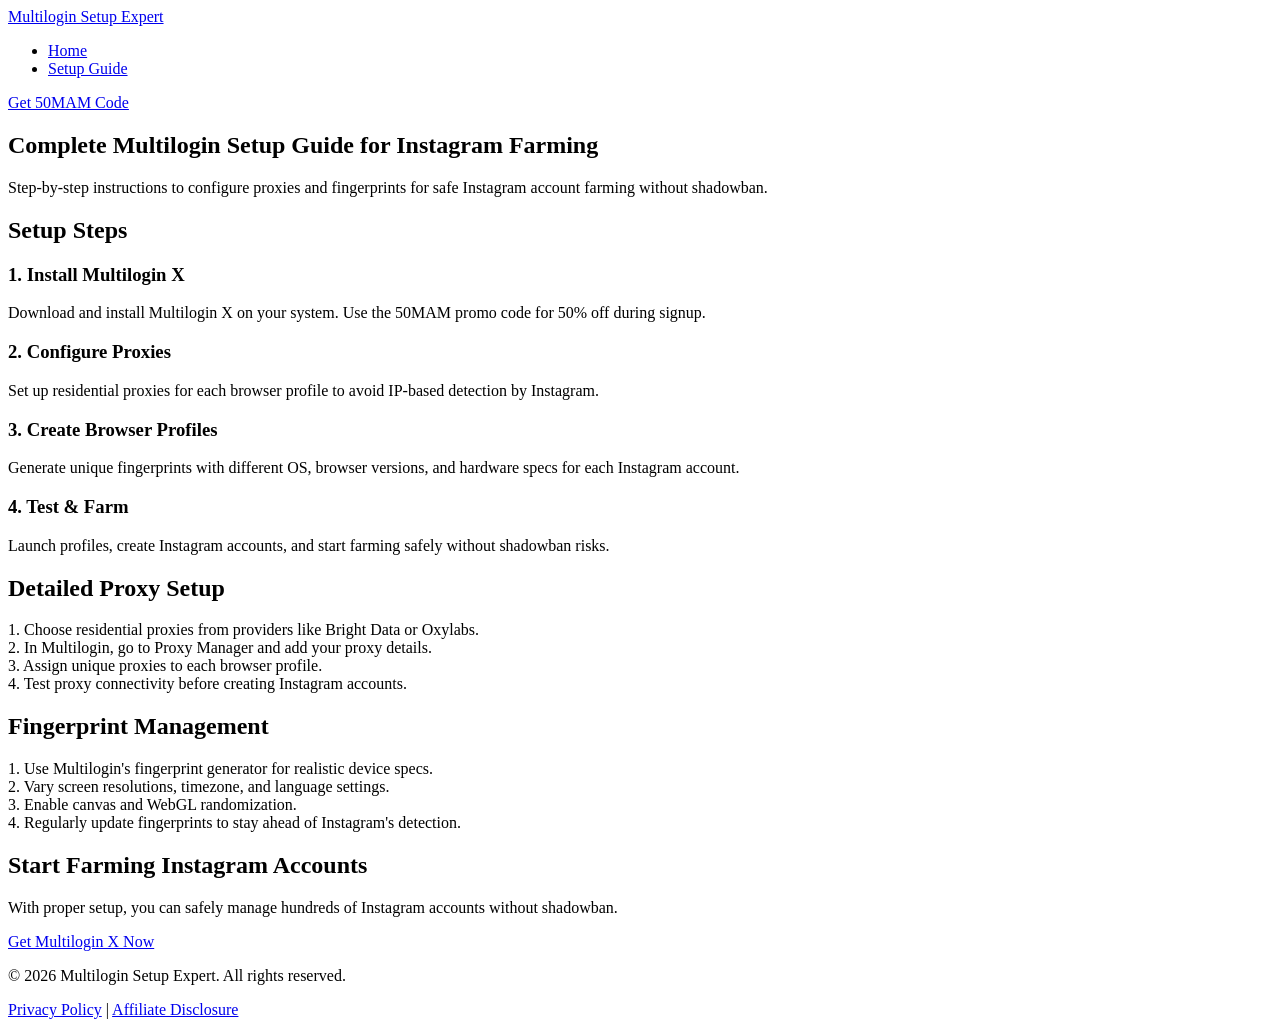
<file: setup/index.html>
<!DOCTYPE html>
<html lang="en">
<head>
    <meta charset="UTF-8">
    <meta name="viewport" content="width=device-width, initial-scale=1.0">
    <title>How to Setup Multilogin for Instagram Farming - Proxy & Fingerprint Guide</title>
    <meta name="robots" content="index, follow, max-snippet:-1, max-image-preview:large">
    <meta property="og:title" content="How to Setup Multilogin for Instagram Farming - Proxy & Fingerprint Guide">
    <meta property="og:description" content="Complete guide to setting up Multilogin for Instagram account farming. Learn proxy configuration and fingerprint management to bypass shadowban.">
    <meta property="og:image" content="https://multilogin-setup-guide.github.io/assets/images/multilogin-coupon-code-50mam-antidetect-browser.webp">
    <meta property="og:url" content="https://multilogin-setup-guide.github.io/setup/">
    <meta property="og:type" content="article">
    <meta name="twitter:card" content="summary_large_image">
    <link rel="canonical" href="https://multilogin-setup-guide.github.io/setup/">
    <script type="application/ld+json">
    {
        "@context": "https://schema.org",
        "@type": "HowTo",
        "name": "How to Setup Multilogin for Instagram Farming",
        "description": "Complete guide to setting up Multilogin for Instagram account farming. Learn proxy configuration and fingerprint management to bypass shadowban.",
        "step": [
            {
                "@type": "HowToStep",
                "name": "Install Multilogin X",
                "text": "Download and install Multilogin X on your system. Use the 50MAM promo code for 50% off during signup."
            },
            {
                "@type": "HowToStep",
                "name": "Configure Proxies",
                "text": "Set up residential proxies for each browser profile to avoid IP-based detection by Instagram."
            },
            {
                "@type": "HowToStep",
                "name": "Create Browser Profiles",
                "text": "Generate unique fingerprints with different OS, browser versions, and hardware specs for each Instagram account."
            },
            {
                "@type": "HowToStep",
                "name": "Test & Farm",
                "text": "Launch profiles, create Instagram accounts, and start farming safely without shadowban risks."
            }
        ]
    }
    </script>
</head>
<body>
    <header>
        <div class="container">
            <a href="/" class="logo">Multilogin Setup Expert</a>
            <nav>
                <ul>
                    <li><a href="/">Home</a></li>
                    <li><a href="#setup-guide">Setup Guide</a></li>
                </ul>
            </nav>
            <a href="https://multilogin.com/multiple-accounting/create-multiple-Instagram-accounts/?utm_source=MAM&utm_medium=partner&a_aid=MAM&a_bid=a9c87fbc" target="_blank" rel="noopener noreferrer sponsored" class="cta-button">Get 50MAM Code</a>
        </div>
    </header>

    <section class="hero">
        <div class="container">
            <h1>Complete Multilogin Setup Guide for Instagram Farming</h1>
            <p>Step-by-step instructions to configure proxies and fingerprints for safe Instagram account farming without shadowban.</p>
        </div>
    </section>

    <section id="setup-guide" class="section">
        <div class="container">
            <h2>Setup Steps</h2>
            <div class="feature-grid">
                <div class="feature-card">
                    <h3>1. Install Multilogin X</h3>
                    <p>Download and install Multilogin X on your system. Use the 50MAM promo code for 50% off during signup.</p>
                </div>
                <div class="feature-card">
                    <h3>2. Configure Proxies</h3>
                    <p>Set up residential proxies for each browser profile to avoid IP-based detection by Instagram.</p>
                </div>
                <div class="feature-card">
                    <h3>3. Create Browser Profiles</h3>
                    <p>Generate unique fingerprints with different OS, browser versions, and hardware specs for each Instagram account.</p>
                </div>
                <div class="feature-card">
                    <h3>4. Test & Farm</h3>
                    <p>Launch profiles, create Instagram accounts, and start farming safely without shadowban risks.</p>
                </div>
            </div>
        </div>
    </section>

    <section class="section">
        <div class="container">
            <h2>Detailed Proxy Setup</h2>
            <p>1. Choose residential proxies from providers like Bright Data or Oxylabs.<br>
            2. In Multilogin, go to Proxy Manager and add your proxy details.<br>
            3. Assign unique proxies to each browser profile.<br>
            4. Test proxy connectivity before creating Instagram accounts.</p>
        </div>
    </section>

    <section class="section">
        <div class="container">
            <h2>Fingerprint Management</h2>
            <p>1. Use Multilogin's fingerprint generator for realistic device specs.<br>
            2. Vary screen resolutions, timezone, and language settings.<br>
            3. Enable canvas and WebGL randomization.<br>
            4. Regularly update fingerprints to stay ahead of Instagram's detection.</p>
        </div>
    </section>

    <section class="section">
        <div class="container">
            <h2>Start Farming Instagram Accounts</h2>
            <p>With proper setup, you can safely manage hundreds of Instagram accounts without shadowban.</p>
            <a href="https://multilogin.com/multiple-accounting/create-multiple-Instagram-accounts/?utm_source=MAM&utm_medium=partner&a_aid=MAM&a_bid=a9c87fbc" target="_blank" rel="noopener noreferrer sponsored" class="cta-button">Get Multilogin X Now</a>
        </div>
    </section>

    <footer>
        <div class="container">
            <p>&copy; 2026 Multilogin Setup Expert. All rights reserved.</p>
            <div>
                <a href="../privacy/">Privacy Policy</a> |
                <a href="../disclosure/">Affiliate Disclosure</a>
            </div>
        </div>
    </footer>

    <script src="../assets/site.js"></script>
</body>
</html>
</file>
<file: assets/styles.css>
/* Design System for Multilogin Instagram Farming Site */

body {
    font-family: 'Segoe UI', Tahoma, Geneva, Verdana, sans-serif;
    margin: 0;
    padding: 0;
    color: #333;
    line-height: 1.6;
    background-color: #f9f9f9;
}

.container {
    max-width: 1200px;
    margin: 0 auto;
    padding: 0 20px;
}

header {
    background: linear-gradient(135deg, #667eea 0%, #764ba2 100%);
    color: white;
    padding: 20px 0;
    box-shadow: 0 2px 10px rgba(0,0,0,0.1);
}

header .container {
    display: flex;
    justify-content: space-between;
    align-items: center;
}

.logo {
    font-size: 1.8em;
    font-weight: bold;
    text-decoration: none;
    color: white;
}

nav ul {
    list-style: none;
    margin: 0;
    padding: 0;
    display: flex;
    gap: 30px;
}

nav a {
    color: white;
    text-decoration: none;
    font-weight: 500;
    transition: color 0.3s;
}

nav a:hover {
    color: #ffeb3b;
}

.cta-button {
    background: #ff6b6b;
    color: white;
    padding: 12px 25px;
    text-decoration: none;
    border-radius: 25px;
    font-weight: bold;
    transition: background 0.3s;
    display: inline-block;
}

.cta-button:hover {
    background: #ff5252;
}

.hero {
    background: linear-gradient(135deg, #667eea 0%, #764ba2 100%);
    color: white;
    padding: 100px 0;
    text-align: center;
}

.hero h1 {
    font-size: 3.5em;
    margin-bottom: 20px;
    font-weight: 700;
}

.hero p {
    font-size: 1.3em;
    margin-bottom: 40px;
    max-width: 800px;
    margin-left: auto;
    margin-right: auto;
}

.promo-banner {
    background: #ffeb3b;
    padding: 20px 0;
    text-align: center;
    font-weight: bold;
    font-size: 1.2em;
}

.section {
    padding: 80px 0;
    text-align: center;
}

.section h2 {
    font-size: 2.5em;
    margin-bottom: 20px;
    color: #333;
}

.section p {
    font-size: 1.1em;
    max-width: 800px;
    margin: 0 auto 30px;
}

.features {
    background: white;
}

.feature-grid {
    display: grid;
    grid-template-columns: repeat(auto-fit, minmax(300px, 1fr));
    gap: 40px;
    margin-top: 50px;
}

.feature-card {
    background: white;
    padding: 30px;
    border-radius: 15px;
    box-shadow: 0 5px 15px rgba(0,0,0,0.1);
    transition: transform 0.3s;
}

.feature-card:hover {
    transform: translateY(-5px);
}

.feature-card h3 {
    color: #667eea;
    margin-bottom: 15px;
}

.testimonials {
    background: #f0f0f0;
}

.testimonial-grid {
    display: grid;
    grid-template-columns: repeat(auto-fit, minmax(400px, 1fr));
    gap: 30px;
    margin-top: 50px;
}

.testimonial {
    background: white;
    padding: 30px;
    border-radius: 15px;
    box-shadow: 0 5px 15px rgba(0,0,0,0.1);
}

.faq {
    background: white;
}

.faq-item {
    max-width: 800px;
    margin: 0 auto 30px;
    text-align: left;
    background: #f9f9f9;
    padding: 25px;
    border-radius: 10px;
    border-left: 5px solid #667eea;
}

.faq-item h3 {
    color: #667eea;
    margin-bottom: 10px;
}

footer {
    background: #333;
    color: white;
    padding: 40px 0;
    text-align: center;
}

footer .container {
    display: flex;
    justify-content: space-between;
    align-items: center;
    flex-wrap: wrap;
}

footer a {
    color: #ff6b6b;
    text-decoration: none;
}

footer a:hover {
    text-decoration: underline;
}

@media (max-width: 768px) {
    .hero h1 {
        font-size: 2.5em;
    }
    nav ul {
        flex-direction: column;
        gap: 15px;
    }
    header .container {
        flex-direction: column;
        gap: 20px;
    }
    footer .container {
        flex-direction: column;
        gap: 20px;
    }
}
</file>
